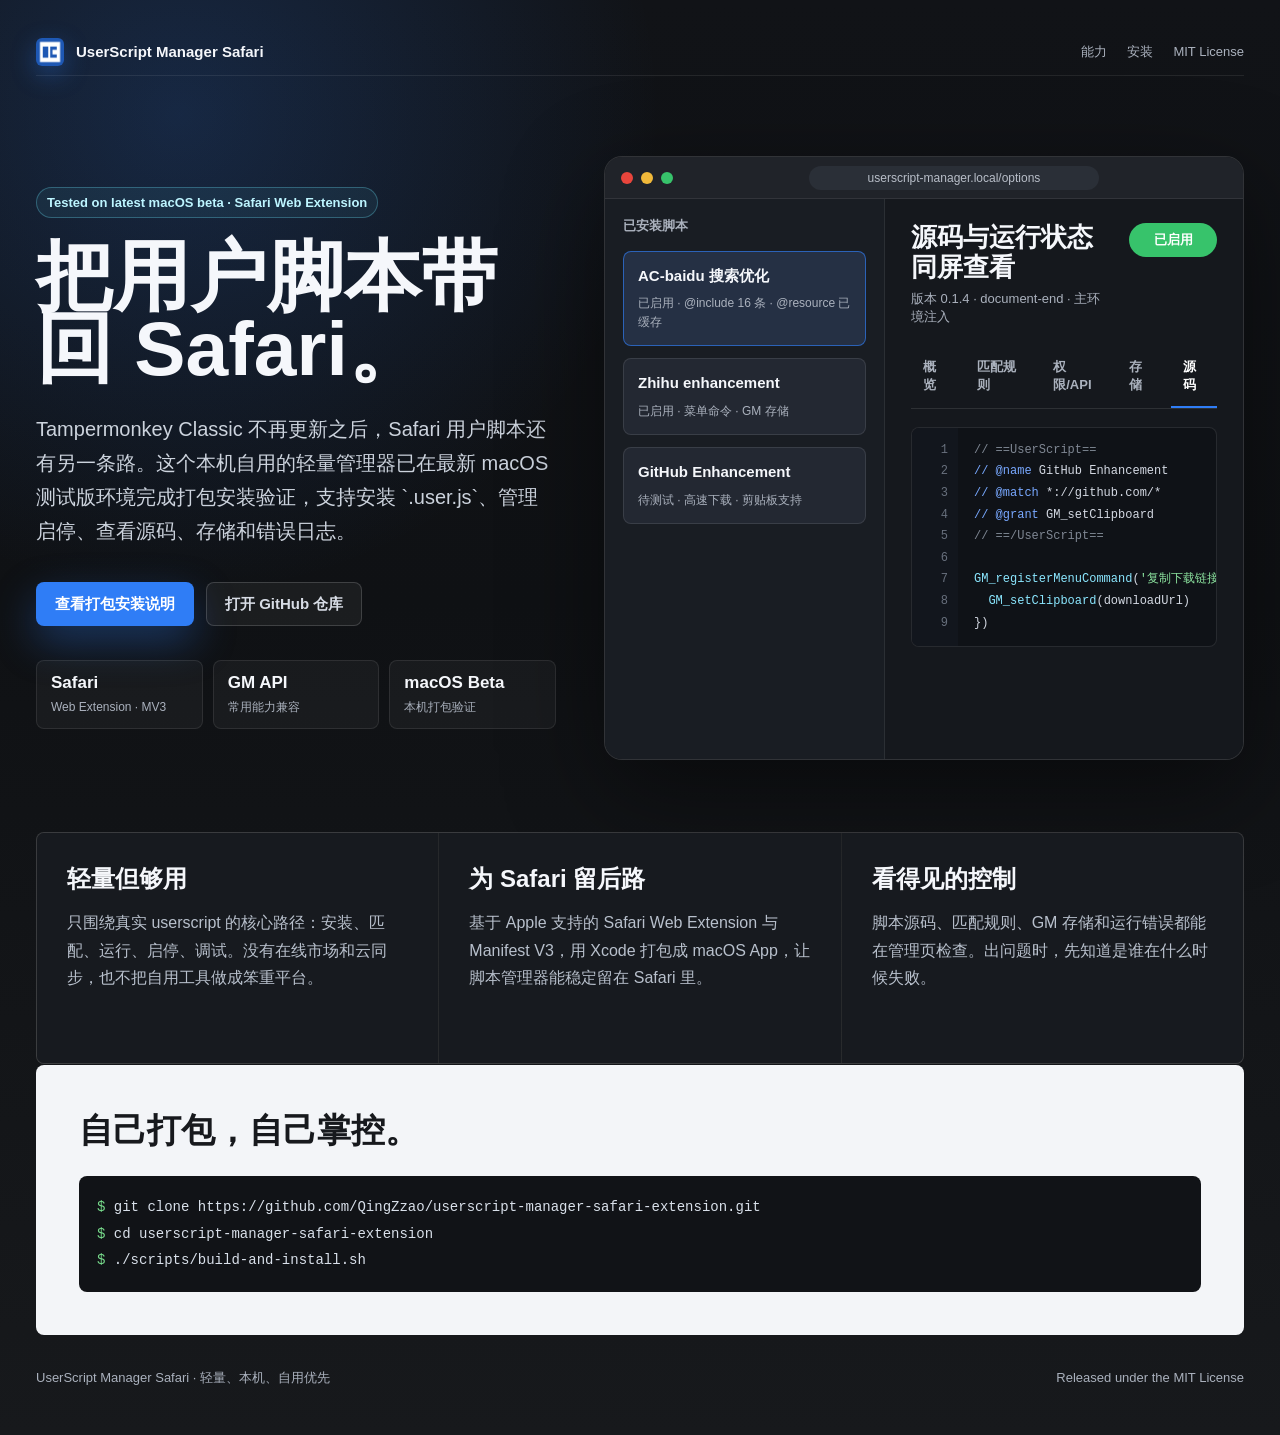
<file: promo/index.html>
<!doctype html>
<html lang="zh-CN">
<head>
  <meta charset="utf-8">
  <meta name="viewport" content="width=device-width, initial-scale=1">
  <title>UserScript Manager Safari 宣传页</title>
  <style>
    /*
      Assumptions:
      - 这是面向 GitHub / 自用分享场景的宣传页，不是生产官网。
      - 目标读者是最新 macOS 测试版上的 Safari 用户、脚本玩家和愿意自己打包扩展的人。
      - 视觉重点放在 Safari、轻量管理器、可检查的本机控制感。
      - 图像资产使用项目自带 icon；其余界面用 CSS 高保真 mockup 表达。
    */

    :root {
      color-scheme: dark;
      --bg: #101113;
      --panel: #181b20;
      --panel-2: #20242b;
      --line: #343a43;
      --line-soft: #272c33;
      --text: #f5f7fb;
      --muted: #aab1bd;
      --soft: #d7dce5;
      --blue: #2f7df6;
      --green: #37c36b;
      --red: #e8453c;
      --yellow: #f1b93a;
      --cyan: #5cc9dd;
      --shadow: 0 30px 100px rgba(0, 0, 0, .45);
      --radius: 8px;
    }

    * {
      box-sizing: border-box;
    }

    html {
      min-height: 100%;
      background: var(--bg);
    }

    body {
      min-height: 100vh;
      margin: 0;
      font-family: ui-sans-serif, -apple-system, BlinkMacSystemFont, "SF Pro Text", "Segoe UI", sans-serif;
      color: var(--text);
      background:
        radial-gradient(circle at 14% 8%, rgba(47, 125, 246, .20), transparent 28%),
        linear-gradient(180deg, #111317 0%, #0f1114 42%, #17191c 100%);
      letter-spacing: 0;
    }

    a {
      color: inherit;
      text-decoration: none;
    }

    .page {
      width: min(1440px, 100%);
      margin: 0 auto;
      padding: 28px 36px 48px;
    }

    .nav {
      display: flex;
      align-items: center;
      justify-content: space-between;
      gap: 24px;
      min-height: 48px;
      border-bottom: 1px solid rgba(255, 255, 255, .08);
    }

    .brand {
      display: flex;
      align-items: center;
      gap: 12px;
      font-weight: 740;
      font-size: 15px;
    }

    .brand img {
      width: 28px;
      height: 28px;
      border-radius: 6px;
      box-shadow: 0 8px 24px rgba(47, 125, 246, .35);
    }

    .nav-links {
      display: flex;
      align-items: center;
      gap: 20px;
      color: var(--muted);
      font-size: 13px;
    }

    .hero {
      display: grid;
      grid-template-columns: minmax(360px, 520px) minmax(560px, 1fr);
      gap: 48px;
      align-items: center;
      padding: 80px 0 72px;
    }

    .eyebrow {
      width: fit-content;
      margin-bottom: 22px;
      padding: 7px 10px;
      border: 1px solid rgba(92, 201, 221, .35);
      border-radius: 999px;
      color: #bdf5ff;
      background: rgba(92, 201, 221, .08);
      font-size: 13px;
      font-weight: 700;
    }

    h1 {
      margin: 0;
      max-width: 11ch;
      font-size: clamp(54px, 6vw, 96px);
      line-height: .94;
      letter-spacing: 0;
      text-wrap: balance;
    }

    .lead {
      margin: 28px 0 0;
      max-width: 560px;
      color: #ccd3dd;
      font-size: 20px;
      line-height: 1.7;
      text-wrap: pretty;
    }

    .actions {
      display: flex;
      flex-wrap: wrap;
      gap: 12px;
      margin-top: 34px;
    }

    .btn {
      display: inline-flex;
      align-items: center;
      justify-content: center;
      min-height: 44px;
      padding: 0 18px;
      border-radius: var(--radius);
      font-size: 15px;
      font-weight: 760;
      border: 1px solid transparent;
    }

    .btn.primary {
      background: var(--blue);
      color: white;
      box-shadow: 0 16px 42px rgba(47, 125, 246, .34);
    }

    .btn.secondary {
      border-color: rgba(255, 255, 255, .16);
      color: var(--soft);
      background: rgba(255, 255, 255, .05);
    }

    .proof {
      display: grid;
      grid-template-columns: repeat(3, minmax(0, 1fr));
      gap: 10px;
      margin-top: 34px;
      max-width: 560px;
    }

    .proof-item {
      padding: 12px 14px;
      border: 1px solid rgba(255, 255, 255, .09);
      border-radius: var(--radius);
      background: rgba(255, 255, 255, .04);
    }

    .proof-item strong {
      display: block;
      margin-bottom: 4px;
      font-size: 17px;
    }

    .proof-item span {
      color: var(--muted);
      font-size: 12px;
    }

    .mock {
      border: 1px solid rgba(255, 255, 255, .12);
      border-radius: 18px;
      overflow: hidden;
      background: #14171b;
      box-shadow: var(--shadow);
    }

    .traffic {
      display: flex;
      align-items: center;
      gap: 8px;
      height: 42px;
      padding: 0 16px;
      border-bottom: 1px solid rgba(255, 255, 255, .08);
      background: #202329;
    }

    .dot {
      width: 12px;
      height: 12px;
      border-radius: 50%;
    }

    .dot.red { background: var(--red); }
    .dot.yellow { background: var(--yellow); }
    .dot.green { background: var(--green); }

    .address {
      margin-left: auto;
      margin-right: auto;
      width: 48%;
      min-width: 280px;
      height: 24px;
      border-radius: 999px;
      background: #2a2f37;
      color: #b8bec8;
      font-size: 12px;
      display: flex;
      align-items: center;
      justify-content: center;
    }

    .manager {
      display: grid;
      grid-template-columns: 280px 1fr;
      min-height: 560px;
    }

    .script-list {
      padding: 18px;
      border-right: 1px solid rgba(255, 255, 255, .08);
      background: #191d23;
    }

    .side-title {
      margin: 0 0 16px;
      color: var(--muted);
      font-size: 13px;
      font-weight: 700;
    }

    .script-card {
      padding: 14px;
      border: 1px solid rgba(255, 255, 255, .10);
      border-radius: var(--radius);
      background: #232832;
      margin-bottom: 12px;
    }

    .script-card.active {
      border-color: rgba(47, 125, 246, .65);
      background: #253044;
    }

    .script-card h3 {
      margin: 0 0 8px;
      font-size: 15px;
      line-height: 1.35;
    }

    .script-card p {
      margin: 0;
      color: var(--muted);
      font-size: 12px;
      line-height: 1.55;
    }

    .detail {
      padding: 24px 26px 26px;
      background: #15181d;
    }

    .detail-head {
      display: flex;
      align-items: flex-start;
      justify-content: space-between;
      gap: 18px;
      margin-bottom: 22px;
    }

    .detail h2 {
      margin: 0 0 7px;
      font-size: 26px;
      line-height: 1.15;
    }

    .detail-meta {
      color: var(--muted);
      font-size: 13px;
    }

    .switch {
      min-width: 88px;
      height: 34px;
      display: inline-flex;
      align-items: center;
      justify-content: center;
      border-radius: 999px;
      color: white;
      background: var(--green);
      font-size: 13px;
      font-weight: 800;
    }

    .tabs {
      display: flex;
      gap: 8px;
      border-bottom: 1px solid rgba(255, 255, 255, .10);
      margin-bottom: 18px;
    }

    .tab {
      padding: 10px 12px 12px;
      color: var(--muted);
      font-size: 13px;
      font-weight: 760;
    }

    .tab.active {
      color: white;
      border-bottom: 2px solid var(--blue);
    }

    .code {
      display: grid;
      grid-template-columns: 46px 1fr;
      border: 1px solid rgba(255, 255, 255, .10);
      border-radius: var(--radius);
      overflow: hidden;
      background: #0f1217;
      font-family: ui-monospace, SFMono-Regular, Menlo, Consolas, monospace;
      font-size: 12px;
      line-height: 1.8;
    }

    .lines {
      padding: 12px 10px;
      color: #68707d;
      text-align: right;
      background: #12161d;
      user-select: none;
    }

    .source {
      padding: 12px 16px;
      color: #d4d9e3;
      white-space: pre;
      overflow: hidden;
    }

    .token-blue { color: #78a8ff; }
    .token-green { color: #8ce39f; }
    .token-cyan { color: #8be7ff; }
    .token-gray { color: #7f8793; }

    .bands {
      display: grid;
      grid-template-columns: repeat(3, minmax(0, 1fr));
      gap: 1px;
      overflow: hidden;
      border: 1px solid rgba(255, 255, 255, .09);
      border-radius: var(--radius);
      background: rgba(255, 255, 255, .09);
    }

    .band {
      padding: 30px;
      min-height: 230px;
      background: #171a1f;
    }

    .band h2 {
      margin: 0 0 14px;
      font-size: 24px;
    }

    .band p {
      margin: 0;
      color: #b8c0cc;
      font-size: 16px;
      line-height: 1.72;
      text-wrap: pretty;
    }

    .install {
      margin-top: 1px;
      padding: 42px;
      border: 1px solid rgba(255, 255, 255, .09);
      border-radius: var(--radius);
      background: #f3f5f8;
      color: #17191d;
    }

    .install h2 {
      margin: 0 0 22px;
      font-size: 34px;
    }

    .terminal {
      padding: 18px;
      border-radius: var(--radius);
      background: #111317;
      color: #d9e0ea;
      font-family: ui-monospace, SFMono-Regular, Menlo, Consolas, monospace;
      font-size: 14px;
      line-height: 1.9;
      overflow: auto;
    }

    .terminal .prompt {
      color: #77da8b;
    }

    .footer {
      display: flex;
      justify-content: space-between;
      align-items: center;
      gap: 18px;
      padding-top: 34px;
      color: var(--muted);
      font-size: 13px;
    }

    @media (max-width: 1050px) {
      .hero {
        grid-template-columns: 1fr;
        padding-top: 54px;
      }

      h1 {
        max-width: 12ch;
      }

      .manager {
        grid-template-columns: 1fr;
      }

      .script-list {
        border-right: 0;
        border-bottom: 1px solid rgba(255, 255, 255, .08);
      }
    }

    @media (max-width: 760px) {
      .page {
        padding: 20px 16px 34px;
      }

      .nav {
        align-items: flex-start;
        flex-direction: column;
        padding-bottom: 16px;
      }

      .nav-links {
        flex-wrap: wrap;
      }

      .hero {
        gap: 28px;
        padding: 42px 0 46px;
      }

      h1 {
        font-size: 50px;
      }

      .lead {
        font-size: 17px;
      }

      .proof,
      .bands {
        grid-template-columns: 1fr;
      }

      .detail {
        padding: 18px;
      }

      .detail-head {
        flex-direction: column;
      }

      .install {
        padding: 28px 20px;
      }
    }
  </style>
</head>
<body>
  <main class="page">
    <nav class="nav" aria-label="页面导航">
      <a class="brand" href="../README.md">
        <img src="../extension/icons/icon-128.png" alt="">
        <span>UserScript Manager Safari</span>
      </a>
      <div class="nav-links">
        <a href="#features">能力</a>
        <a href="#install">安装</a>
        <a href="../LICENSE">MIT License</a>
      </div>
    </nav>

    <section class="hero">
      <div>
        <div class="eyebrow">Tested on latest macOS beta · Safari Web Extension</div>
        <h1>把用户脚本带回 Safari。</h1>
        <p class="lead">
          Tampermonkey Classic 不再更新之后，Safari 用户脚本还有另一条路。这个本机自用的轻量管理器已在最新 macOS 测试版环境完成打包安装验证，支持安装 `.user.js`、管理启停、查看源码、存储和错误日志。
        </p>
        <div class="actions">
          <a class="btn primary" href="../README.md">查看打包安装说明</a>
          <a class="btn secondary" href="https://github.com/QingZzao/userscript-manager-safari-extension">打开 GitHub 仓库</a>
        </div>
        <div class="proof" aria-label="项目状态">
          <div class="proof-item">
            <strong>Safari</strong>
            <span>Web Extension · MV3</span>
          </div>
          <div class="proof-item">
            <strong>GM API</strong>
            <span>常用能力兼容</span>
          </div>
          <div class="proof-item">
            <strong>macOS Beta</strong>
            <span>本机打包验证</span>
          </div>
        </div>
      </div>

      <div class="mock" aria-label="管理器界面预览">
        <div class="traffic">
          <span class="dot red"></span>
          <span class="dot yellow"></span>
          <span class="dot green"></span>
          <div class="address">userscript-manager.local/options</div>
        </div>
        <div class="manager">
          <aside class="script-list">
            <p class="side-title">已安装脚本</p>
            <article class="script-card active">
              <h3>AC-baidu 搜索优化</h3>
              <p>已启用 · @include 16 条 · @resource 已缓存</p>
            </article>
            <article class="script-card">
              <h3>Zhihu enhancement</h3>
              <p>已启用 · 菜单命令 · GM 存储</p>
            </article>
            <article class="script-card">
              <h3>GitHub Enhancement</h3>
              <p>待测试 · 高速下载 · 剪贴板支持</p>
            </article>
          </aside>
          <section class="detail">
            <div class="detail-head">
              <div>
                <h2>源码与运行状态同屏查看</h2>
                <div class="detail-meta">版本 0.1.4 · document-end · 主环境注入</div>
              </div>
              <div class="switch">已启用</div>
            </div>
            <div class="tabs">
              <div class="tab">概览</div>
              <div class="tab">匹配规则</div>
              <div class="tab">权限/API</div>
              <div class="tab">存储</div>
              <div class="tab active">源码</div>
            </div>
            <div class="code" aria-label="源码预览">
              <div class="lines">1<br>2<br>3<br>4<br>5<br>6<br>7<br>8<br>9</div>
              <div class="source"><span class="token-gray">// ==UserScript==</span>
<span class="token-blue">// @name</span> GitHub Enhancement
<span class="token-blue">// @match</span> *://github.com/*
<span class="token-blue">// @grant</span> GM_setClipboard
<span class="token-gray">// ==/UserScript==</span>

<span class="token-cyan">GM_registerMenuCommand</span>(<span class="token-green">'复制下载链接'</span>, () => {
  <span class="token-cyan">GM_setClipboard</span>(downloadUrl)
})</div>
            </div>
          </section>
        </div>
      </div>
    </section>

    <section class="bands" id="features">
      <article class="band">
        <h2>轻量但够用</h2>
        <p>只围绕真实 userscript 的核心路径：安装、匹配、运行、启停、调试。没有在线市场和云同步，也不把自用工具做成笨重平台。</p>
      </article>
      <article class="band">
        <h2>为 Safari 留后路</h2>
        <p>基于 Apple 支持的 Safari Web Extension 与 Manifest V3，用 Xcode 打包成 macOS App，让脚本管理器能稳定留在 Safari 里。</p>
      </article>
      <article class="band">
        <h2>看得见的控制</h2>
        <p>脚本源码、匹配规则、GM 存储和运行错误都能在管理页检查。出问题时，先知道是谁在什么时候失败。</p>
      </article>
    </section>

    <section class="install" id="install">
      <h2>自己打包，自己掌控。</h2>
      <div class="terminal" aria-label="安装命令">
        <span class="prompt">$</span> git clone https://github.com/QingZzao/userscript-manager-safari-extension.git<br>
        <span class="prompt">$</span> cd userscript-manager-safari-extension<br>
        <span class="prompt">$</span> ./scripts/build-and-install.sh
      </div>
    </section>

    <footer class="footer">
      <span>UserScript Manager Safari · 轻量、本机、自用优先</span>
      <span>Released under the MIT License</span>
    </footer>
  </main>
</body>
</html>
</file>
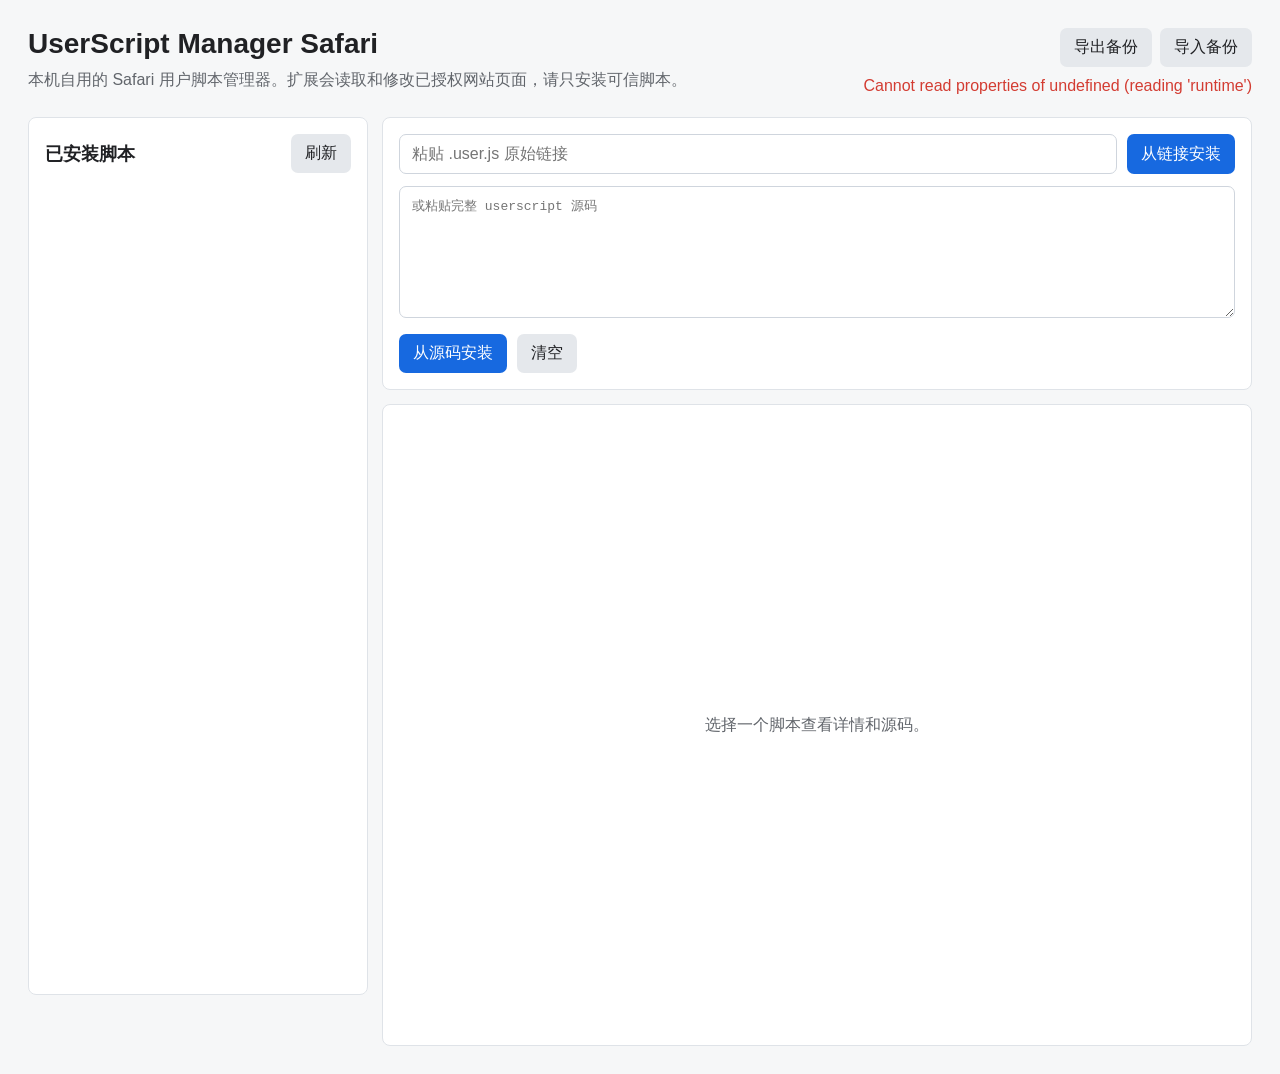
<file: extension/ui/options.html>
<!doctype html>
<html lang="zh-CN">
<head>
  <meta charset="utf-8">
  <meta name="viewport" content="width=device-width, initial-scale=1">
  <title>UserScript Manager Safari</title>
  <link rel="stylesheet" href="options.css">
</head>
<body>
  <main class="shell">
    <header class="topbar">
      <div>
        <h1>UserScript Manager Safari</h1>
        <p>本机自用的 Safari 用户脚本管理器。扩展会读取和修改已授权网站页面，请只安装可信脚本。</p>
      </div>
      <div class="topbar-side">
        <div class="backup-actions" aria-label="数据备份">
          <button id="exportBackup" class="secondary">导出备份</button>
          <button id="importBackup" class="secondary">导入备份</button>
          <input id="backupFile" class="visually-hidden" type="file" accept="application/json,.json">
        </div>
        <span id="status" class="status">准备就绪</span>
      </div>
    </header>

    <section class="workspace">
      <section class="script-sidebar" aria-label="已安装脚本">
        <div class="section-title">
          <h2>已安装脚本</h2>
          <button id="refresh" class="secondary">刷新</button>
        </div>
        <aside id="scriptList" class="script-list"></aside>
      </section>

      <section class="work-area">
        <section class="install-panel">
          <div class="field-row">
            <input id="scriptUrl" type="url" placeholder="粘贴 .user.js 原始链接">
            <button id="installUrl">从链接安装</button>
          </div>
          <textarea id="scriptSource" spellcheck="false" placeholder="或粘贴完整 userscript 源码"></textarea>
          <div class="actions">
            <button id="installSource">从源码安装</button>
            <button id="clearEditor" class="secondary">清空</button>
          </div>
        </section>

        <section id="scriptDetail" class="script-detail empty-detail">
          <div class="detail-placeholder">选择一个脚本查看详情和源码。</div>
        </section>
      </section>
    </section>
  </main>
  <script src="../core/metadata.js"></script>
  <script src="options.js"></script>
</body>
</html>
</file>
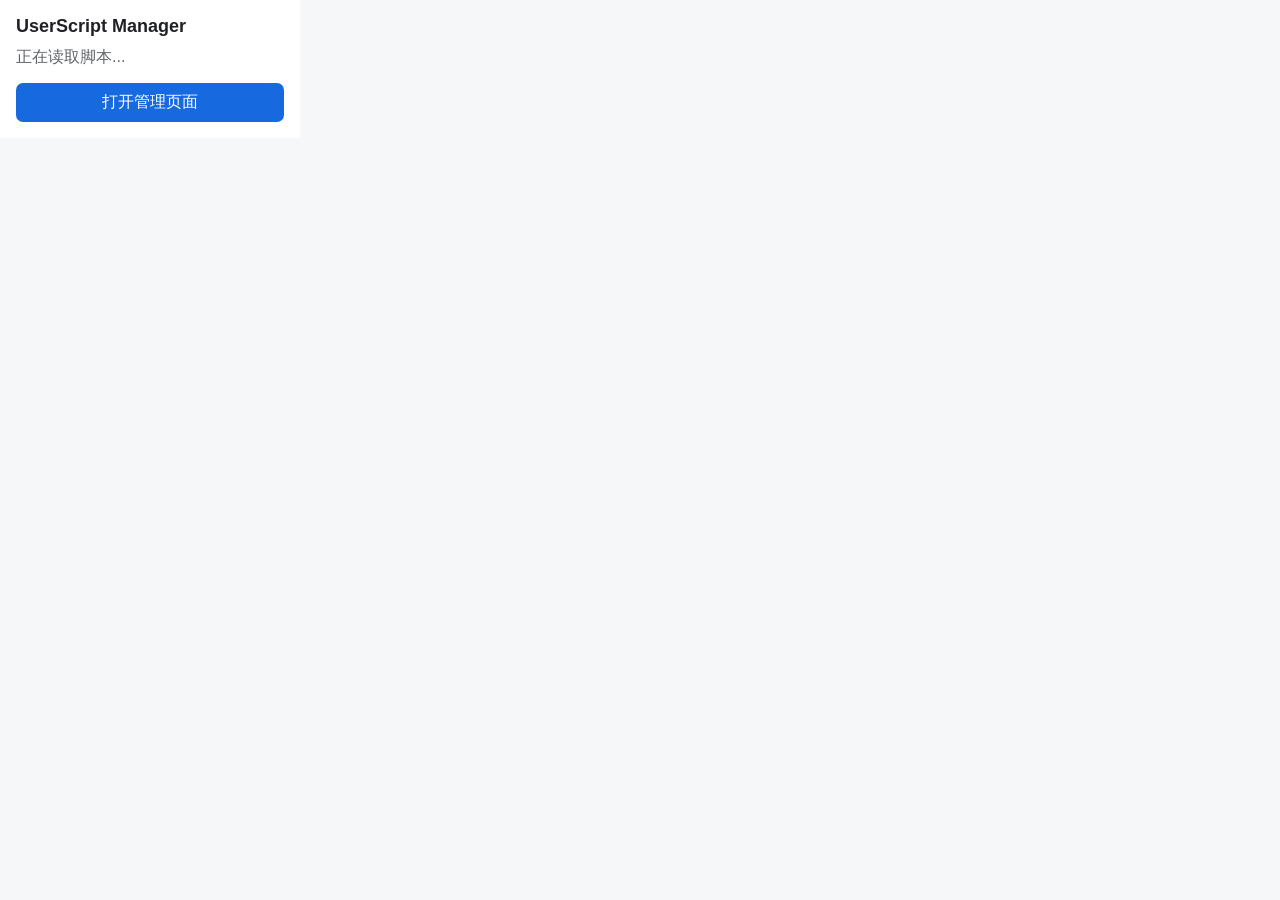
<file: extension/ui/popup.html>
<!doctype html>
<html lang="zh-CN">
<head>
  <meta charset="utf-8">
  <meta name="viewport" content="width=device-width, initial-scale=1">
  <title>UserScript Manager</title>
  <link rel="stylesheet" href="options.css">
</head>
<body class="popup">
  <main class="popup-shell">
    <h1>UserScript Manager</h1>
    <p id="summary">正在读取脚本...</p>
    <button id="openOptions">打开管理页面</button>
  </main>
  <script src="popup.js"></script>
</body>
</html>
</file>
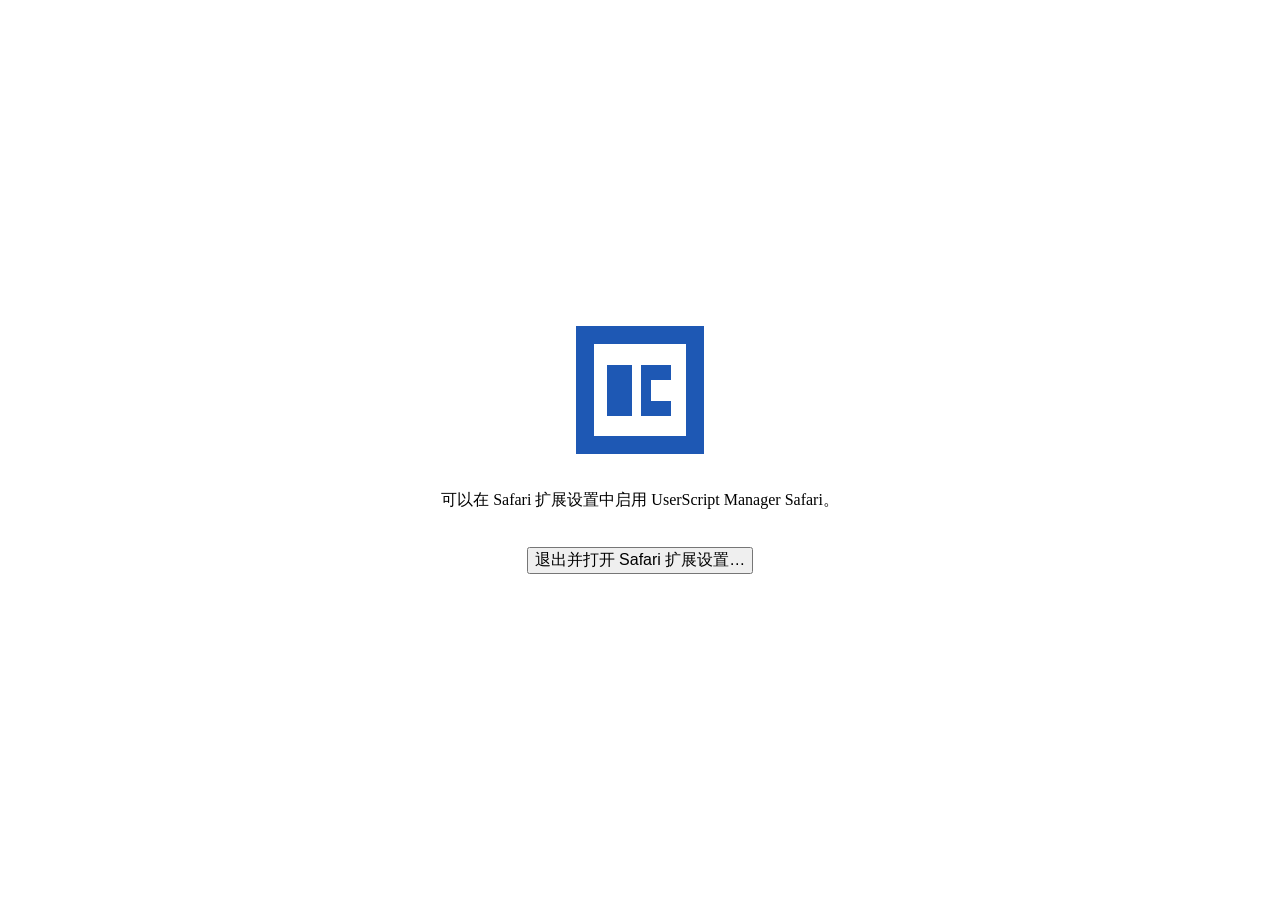
<file: UserscriptManagerSafari/UserscriptManagerSafari/Resources/Base.lproj/Main.html>
<!DOCTYPE html>
<html>
<head>
    <meta http-equiv="Content-Type" content="text/html; charset=utf-8">
    <meta http-equiv="Content-Security-Policy" content="default-src 'self'">

    <meta name="viewport" content="width=device-width, initial-scale=1, user-scalable=no">

    <link rel="stylesheet" href="../Style.css">
    <script src="../Script.js" defer></script>
</head>
<body>
    <img src="../Icon.png" width="128" height="128" alt="UserScript Manager Safari Icon">
    <p class="state-unknown">可以在 Safari 扩展设置中启用 UserScript Manager Safari。</p>
    <p class="state-on">UserScript Manager Safari 扩展当前已启用。</p>
    <p class="state-off">UserScript Manager Safari 扩展当前未启用。</p>
    <button class="open-preferences">退出并打开 Safari 扩展设置…</button>
</body>
</html>
</file>
<file: extension/ui/options.css>
:root {
  color-scheme: light dark;
  font-family: -apple-system, BlinkMacSystemFont, "SF Pro Text", "Helvetica Neue", Arial, sans-serif;
  background: #f6f7f8;
  color: #202124;
}

body {
  margin: 0;
}

button, input, textarea {
  font: inherit;
}

button {
  border: 0;
  border-radius: 7px;
  padding: 9px 14px;
  background: #1769e0;
  color: white;
  cursor: pointer;
}

button.secondary {
  background: #e5e8ec;
  color: #202124;
}

button.danger {
  background: #d33c32;
}

.shell {
  max-width: 1440px;
  margin: 0 auto;
  padding: 28px;
}

.topbar {
  display: flex;
  gap: 16px;
  justify-content: space-between;
  align-items: flex-start;
  margin-bottom: 22px;
}

h1, h2, p {
  margin: 0;
}

h1 {
  font-size: 28px;
}

h2 {
  font-size: 18px;
}

p {
  color: #61656b;
  line-height: 1.5;
  margin-top: 8px;
}

.status {
  min-width: 120px;
  text-align: right;
  color: #1769e0;
}

.topbar-side {
  display: grid;
  justify-items: end;
  gap: 10px;
}

.backup-actions {
  display: flex;
  flex-wrap: wrap;
  justify-content: flex-end;
  gap: 8px;
}

.visually-hidden {
  position: absolute;
  width: 1px;
  height: 1px;
  padding: 0;
  overflow: hidden;
  clip: rect(0, 0, 0, 0);
  white-space: nowrap;
  border: 0;
}

.install-panel, .script-card, .script-detail, .script-sidebar {
  background: white;
  border: 1px solid #dfe3e8;
  border-radius: 8px;
  padding: 16px;
}

.workspace {
  display: grid;
  grid-template-columns: minmax(280px, 340px) minmax(0, 1fr);
  gap: 14px;
  align-items: start;
}

.script-sidebar {
  position: sticky;
  top: 18px;
  min-width: 0;
  height: calc(100vh - 56px);
  display: grid;
  grid-template-rows: auto minmax(0, 1fr);
}

.work-area {
  display: grid;
  gap: 14px;
  min-width: 0;
}

.field-row {
  display: grid;
  grid-template-columns: 1fr auto;
  gap: 10px;
}

input, textarea {
  box-sizing: border-box;
  width: 100%;
  border: 1px solid #cfd5dd;
  border-radius: 7px;
  padding: 10px 12px;
  background: white;
  color: inherit;
}

textarea {
  min-height: 132px;
  margin-top: 12px;
  resize: vertical;
  font-family: ui-monospace, SFMono-Regular, Menlo, Consolas, monospace;
  font-size: 13px;
}

.actions, .card-actions, .section-title {
  display: flex;
  gap: 10px;
  align-items: center;
}

.actions {
  margin-top: 12px;
}

.section-title {
  justify-content: space-between;
  margin: 0 0 12px;
}

.script-list {
  display: grid;
  gap: 12px;
  align-content: start;
  overflow: auto;
}

.script-item {
  display: grid;
  width: 100%;
  gap: 5px;
  padding: 12px;
  text-align: left;
  color: inherit;
  background: white;
  border: 1px solid #dfe3e8;
  border-radius: 8px;
}

.script-item.selected {
  border-color: #1769e0;
  box-shadow: 0 0 0 2px color-mix(in srgb, #1769e0 18%, transparent);
}

.script-item-name {
  font-weight: 700;
  overflow-wrap: anywhere;
}

.script-item-meta, .script-item-summary {
  color: #61656b;
  font-size: 12px;
  line-height: 1.4;
  overflow-wrap: anywhere;
}

.script-card {
  display: grid;
  gap: 12px;
  min-width: 0;
  overflow: hidden;
}

.script-main {
  display: flex;
  justify-content: space-between;
  gap: 16px;
  min-width: 0;
}

.script-main > div:first-child {
  min-width: 0;
}

.script-name {
  font-weight: 700;
  font-size: 16px;
  overflow-wrap: anywhere;
}

.meta {
  color: #61656b;
  font-size: 13px;
  overflow-wrap: anywhere;
}

.description {
  overflow-wrap: anywhere;
}

.matches {
  font-family: ui-monospace, SFMono-Regular, Menlo, Consolas, monospace;
  font-size: 12px;
  color: #4d5157;
  margin: 0;
  max-height: 140px;
  overflow: auto;
  overflow-wrap: anywhere;
  white-space: pre-wrap;
  word-break: break-word;
}

.card-actions {
  flex: 0 0 auto;
}

.script-detail {
  min-width: 0;
  min-height: calc(100vh - 292px);
}

.empty-detail {
  display: grid;
  place-items: center;
}

.detail-placeholder {
  color: #61656b;
}

.detail-header {
  display: flex;
  justify-content: space-between;
  gap: 16px;
  min-width: 0;
}

.detail-header > div:first-child {
  min-width: 0;
}

.detail-title {
  overflow-wrap: anywhere;
}

.detail-meta {
  font-size: 13px;
}

.detail-actions {
  display: flex;
  flex: 0 0 auto;
  gap: 10px;
  align-items: flex-start;
}

.tabs {
  display: flex;
  gap: 6px;
  margin-top: 16px;
  border-bottom: 1px solid #dfe3e8;
  overflow-x: auto;
}

.tab-button {
  border-radius: 7px 7px 0 0;
  background: transparent;
  color: #61656b;
}

.tab-button.selected {
  background: #1769e0;
  color: white;
}

.tab-content {
  min-width: 0;
  padding-top: 16px;
}

.kv-list {
  display: grid;
  gap: 12px;
  margin: 0;
}

.kv-row {
  display: grid;
  grid-template-columns: 90px minmax(0, 1fr);
  gap: 12px;
}

.kv-row dt {
  color: #61656b;
}

.kv-row dd {
  margin: 0;
  overflow-wrap: anywhere;
}

.rule-grid {
  display: grid;
  gap: 14px;
}

.rule-block h3 {
  margin: 0 0 8px;
  font-size: 14px;
}

.rule-block pre {
  max-height: 190px;
  margin: 0;
  padding: 12px;
  overflow: auto;
  border: 1px solid #dfe3e8;
  border-radius: 7px;
  background: #f8fafc;
  color: #30343a;
  font-family: ui-monospace, SFMono-Regular, Menlo, Consolas, monospace;
  font-size: 12px;
  line-height: 1.5;
  white-space: pre-wrap;
  overflow-wrap: anywhere;
}

.source-panel, .storage-panel, .logs-panel {
  display: grid;
  gap: 12px;
  min-width: 0;
}

.source-toolbar, .panel-toolbar {
  display: grid;
  gap: 10px;
}

.source-toolbar {
  grid-template-columns: minmax(160px, 1fr) auto auto;
}

.panel-toolbar {
  grid-template-columns: auto auto 1fr;
  justify-items: start;
}

.source-view {
  height: min(62vh, 680px);
  min-height: 420px;
  margin: 0;
  overflow: auto;
  border: 1px solid #dfe3e8;
  border-radius: 8px;
  background: #0f141a;
  color: #d7dde6;
  font-family: ui-monospace, SFMono-Regular, Menlo, Consolas, monospace;
  font-size: 12px;
  line-height: 1.55;
}

.code-line {
  display: grid;
  grid-template-columns: 56px max-content;
  min-width: max-content;
}

.code-line.hit {
  background: #3c310f;
}

.line-number {
  position: sticky;
  left: 0;
  padding: 0 10px;
  color: #788390;
  text-align: right;
  user-select: none;
  background: #0f141a;
  border-right: 1px solid #26303a;
}

.line-code {
  padding: 0 14px;
  white-space: pre;
}

.storage-list, .logs-list {
  display: grid;
  gap: 12px;
}

.storage-row, .log-entry {
  display: grid;
  gap: 10px;
  min-width: 0;
  padding: 12px;
  border: 1px solid #dfe3e8;
  border-radius: 8px;
  background: #f8fafc;
}

.storage-row label {
  font-weight: 700;
  overflow-wrap: anywhere;
}

.storage-row textarea {
  min-height: 92px;
  margin-top: 0;
  resize: vertical;
}

.row-actions {
  display: flex;
  gap: 10px;
}

.log-head {
  display: flex;
  justify-content: space-between;
  gap: 12px;
}

.log-head strong {
  color: #d33c32;
  overflow-wrap: anywhere;
}

.log-head span, .log-url {
  color: #61656b;
  font-size: 12px;
}

.log-url {
  overflow-wrap: anywhere;
}

.log-entry pre {
  max-height: 220px;
  margin: 0;
  overflow: auto;
  color: #30343a;
  font-family: ui-monospace, SFMono-Regular, Menlo, Consolas, monospace;
  font-size: 12px;
  line-height: 1.5;
  white-space: pre-wrap;
}

.empty {
  padding: 28px;
  color: #61656b;
  text-align: center;
  border: 1px dashed #cfd5dd;
  border-radius: 8px;
}

.popup {
  width: 300px;
  background: white;
}

.popup-shell {
  padding: 16px;
}

.popup h1 {
  font-size: 18px;
}

.popup button {
  width: 100%;
  margin-top: 14px;
}

@media (prefers-color-scheme: dark) {
  :root {
    background: #17191c;
    color: #f2f4f7;
  }

  .install-panel, .script-card, .script-detail, .script-sidebar, .script-item, input, textarea, .popup {
    background: #22252a;
    border-color: #343941;
  }

  button.secondary {
    background: #343941;
    color: #f2f4f7;
  }

  p, .meta, .matches, .empty, .script-item-meta, .script-item-summary, .detail-placeholder, .kv-row dt, .tab-button {
    color: #aab0b8;
  }

  .tabs, .rule-block pre, .source-view, .storage-row, .log-entry {
    border-color: #343941;
  }

  .rule-block pre, .storage-row, .log-entry {
    background: #17191c;
    color: #d7dde6;
  }

  .log-entry pre {
    color: #d7dde6;
  }

  .log-head span, .log-url {
    color: #aab0b8;
  }
}

@media (max-width: 860px) {
  .shell {
    padding: 18px;
  }

  .topbar, .detail-header {
    display: grid;
  }

  .status {
    text-align: left;
  }

  .topbar-side {
    justify-items: start;
  }

  .backup-actions {
    justify-content: flex-start;
  }

  .field-row, .source-toolbar, .panel-toolbar {
    grid-template-columns: 1fr;
  }

  .workspace {
    grid-template-columns: 1fr;
  }

  .script-sidebar {
    position: static;
    height: auto;
    min-height: 0;
  }

  .script-list {
    max-height: none;
  }

  .detail-actions {
    justify-content: flex-start;
  }
}
</file>
<file: UserscriptManagerSafari/UserscriptManagerSafari/Resources/Style.css>
* {
    -webkit-user-select: none;
    -webkit-user-drag: none;
    cursor: default;
}

:root {
    color-scheme: light dark;

    --spacing: 20px;
}

html {
    height: 100%;
}

body {
    display: flex;
    align-items: center;
    justify-content: center;
    flex-direction: column;

    gap: var(--spacing);
    margin: 0 calc(var(--spacing) * 2);
    height: 100%;

    font: -apple-system-short-body;
    text-align: center;
}

body:not(.state-on, .state-off) :is(.state-on, .state-off) {
    display: none;
}

body.state-on :is(.state-off, .state-unknown) {
    display: none;
}

body.state-off :is(.state-on, .state-unknown) {
    display: none;
}

button {
    font-size: 1em;
}
</file>
